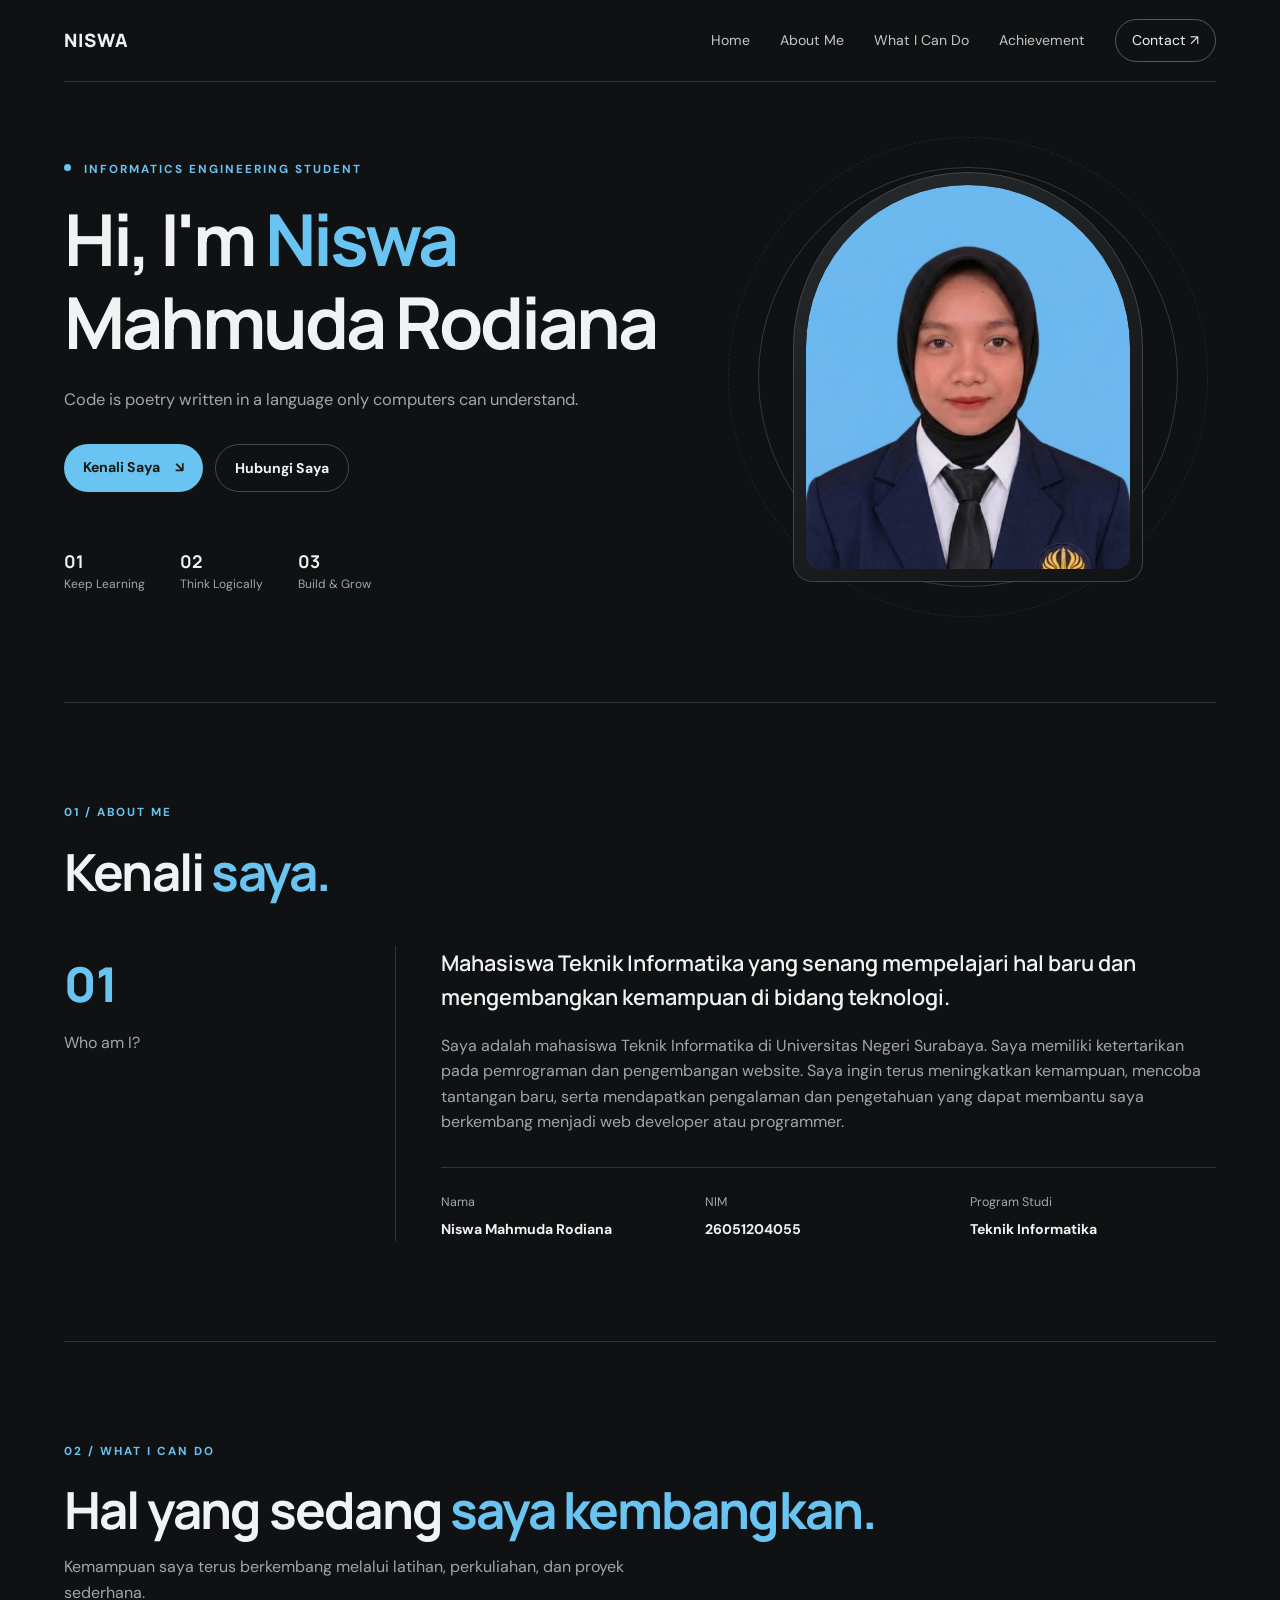
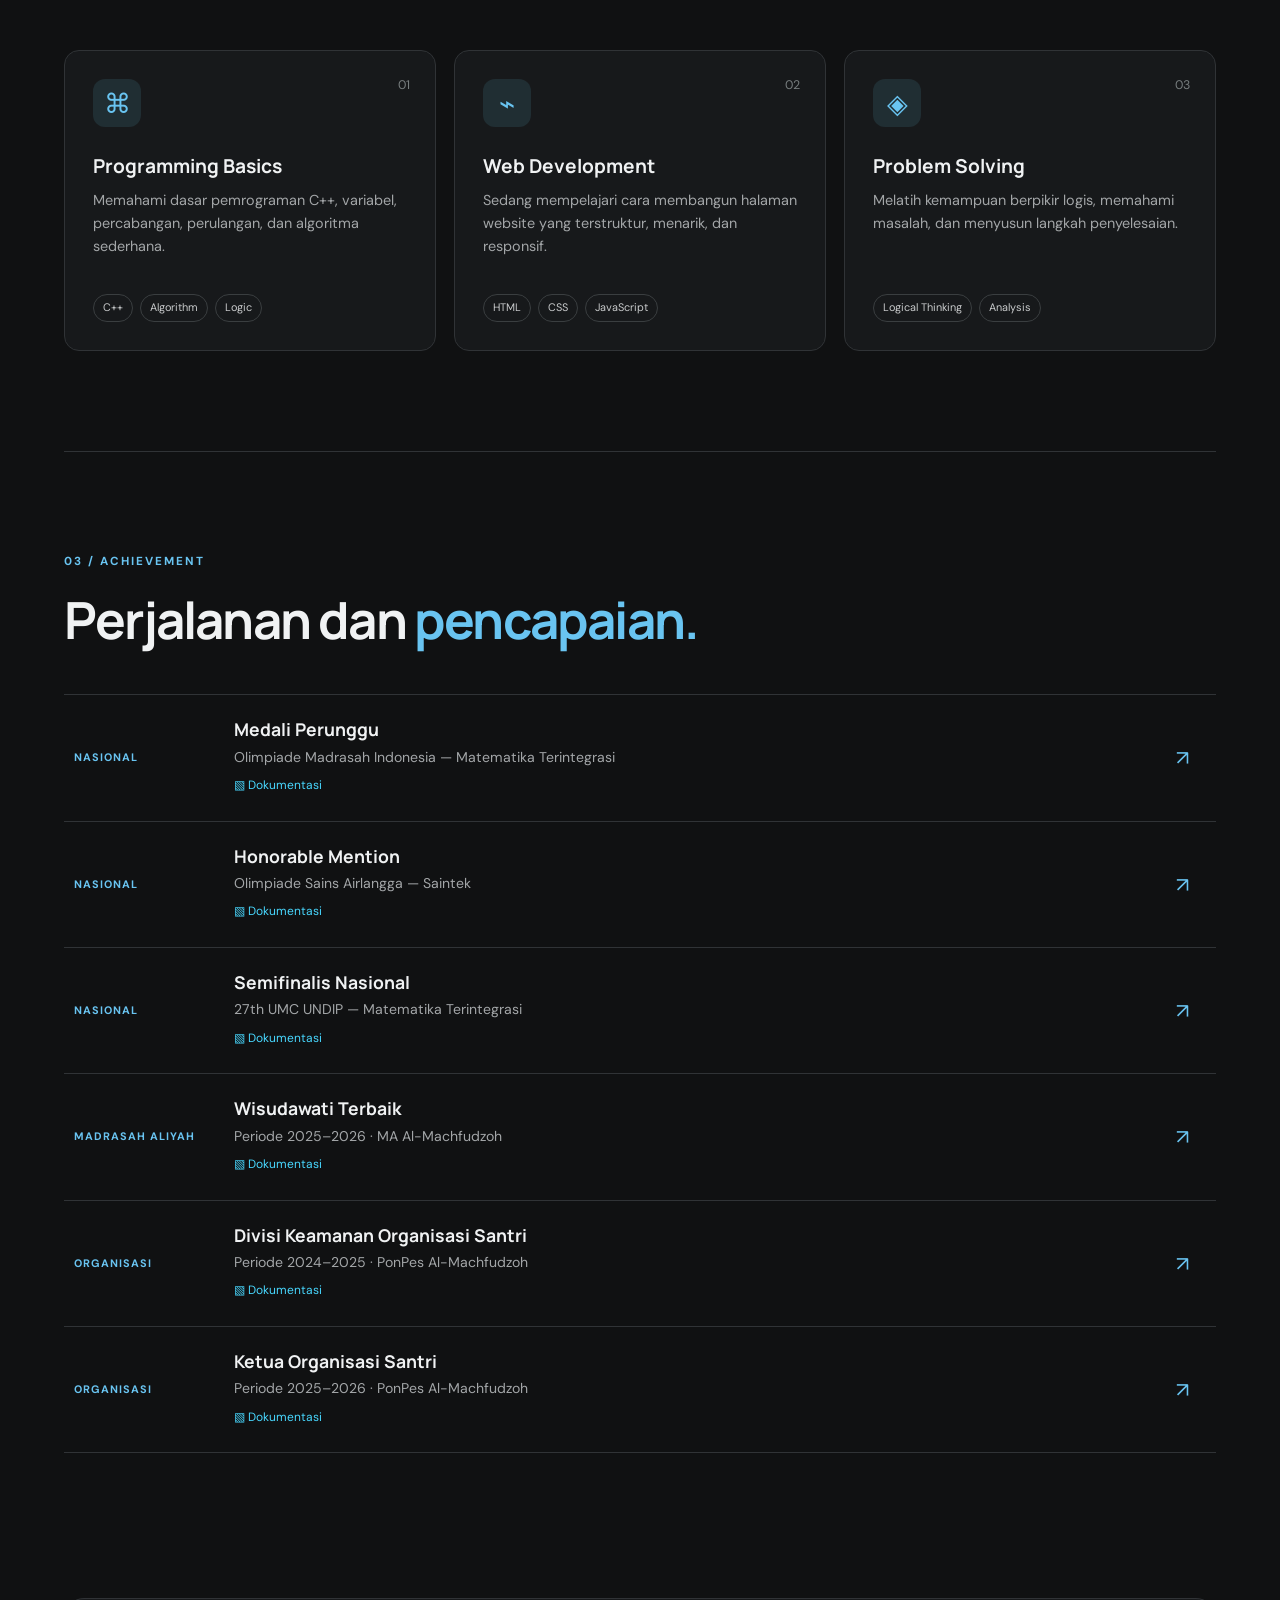
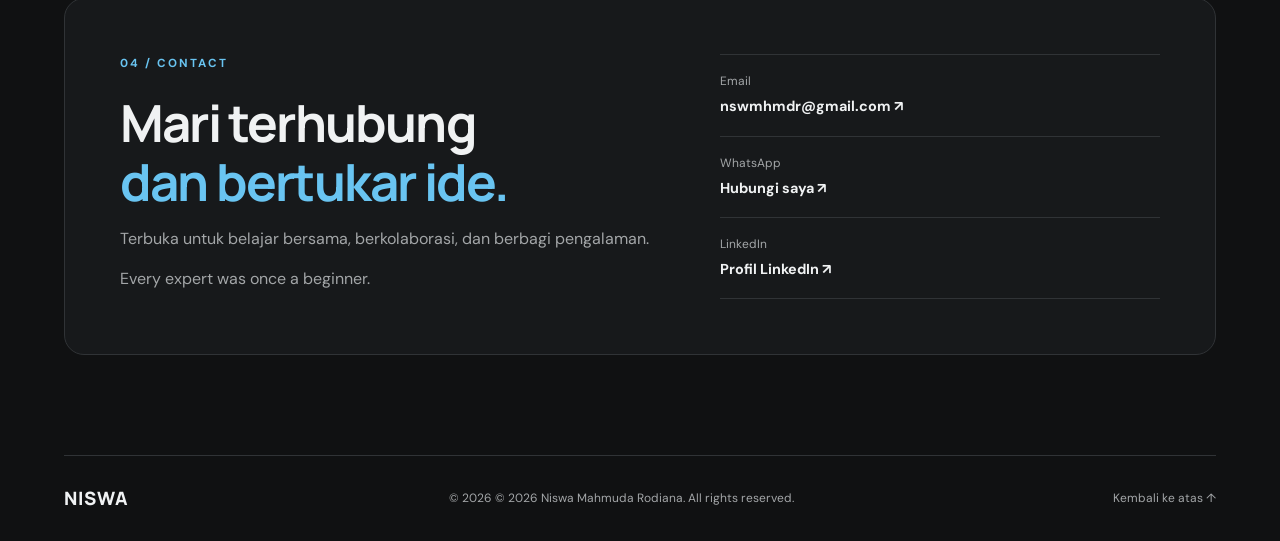
<file: index.html>
<!DOCTYPE html>
<html lang="id">
<head>
  <meta charset="UTF-8">
  <meta name="viewport" content="width=device-width, initial-scale=1.0">
  <title>Portofolio | Niswa Mahmuda Rodiana</title>
  <link rel="stylesheet" href="style.css">
  <script src="script.js" defer></script>
</head>
<body>
  <header class="navbar">
    <a class="logo" href="#home">NISWA</span></a>
    <button class="menu-toggle" id="menuToggle" aria-label="Buka menu">☰</button>
    <nav id="navMenu">
      <a href="#home">Home</a>
      <a href="#about">About Me</a>
      <a href="#skills">What I Can Do</a>
      <a href="#achievement">Achievement</a>
      <a href="#contact" class="nav-contact">Contact ↗</a>
    </nav>
  </header>

  <main>
    <section class="hero section" id="home">
      <div class="hero-text">
        <p class="eyebrow"><span class="status-dot"></span> INFORMATICS ENGINEERING STUDENT</p>
        <h1>Hi, I'm <span>Niswa</span><br>Mahmuda Rodiana</h1>
        <p class="hero-description">Code is poetry written in a language only computers can understand.</p>
        <div class="hero-actions">
          <a class="button primary" href="#about">Kenali Saya <span>↘</span></a>
          <a class="button secondary" href="#contact">Hubungi Saya</a>
        </div>
        <div class="hero-meta">
          <div><strong>01</strong><span>Keep Learning</span></div>
          <div><strong>02</strong><span>Think Logically</span></div>
          <div><strong>03</strong><span>Build & Grow</span></div>
        </div>
      </div>
      <div class="hero-visual">
        <div class="portrait-frame">
          <div class="portrait-placeholder">
            <img src="foto.jpg" alt="Foto Niswa">
          </div>
        </div>

        <div class="circle circle-one"></div>
        <div class="circle circle-two"></div>
      </div>
    </section>

    <section class="section about-section" id="about">
      <div class="section-heading">
        <p class="eyebrow">01 / ABOUT ME</p>
        <h2>Kenali <span>saya.</span></h2>
      </div>
      <div class="about-grid">
        <div class="about-label"><span class="big-number">01</span><p>Who am I?</p></div>
        <div class="about-content">
          <p class="lead">Mahasiswa Teknik Informatika yang senang mempelajari hal baru dan mengembangkan kemampuan di bidang teknologi.</p>
          <p>Saya adalah mahasiswa Teknik Informatika di Universitas Negeri Surabaya. Saya memiliki ketertarikan pada pemrograman dan pengembangan website. Saya ingin terus meningkatkan kemampuan, mencoba tantangan baru, serta mendapatkan pengalaman dan pengetahuan yang dapat membantu saya berkembang menjadi web developer atau programmer.</p>
          <div class="info-row">
            <div><span>Nama</span><strong>Niswa Mahmuda Rodiana</strong></div>
            <div><span>NIM</span><strong>26051204055</strong></div>
            <div><span>Program Studi</span><strong>Teknik Informatika</strong></div>
          </div>
        </div>
      </div>
    </section>

    <section class="section skills-section" id="skills">
      <div class="section-heading">
        <p class="eyebrow">02 / WHAT I CAN DO</p>
        <h2>Hal yang sedang <span>saya kembangkan.</span></h2>
        <p class="section-intro">Kemampuan saya terus berkembang melalui latihan, perkuliahan, dan proyek sederhana.</p>
      </div>
      <div class="skills-grid">
        <article class="skill-card">
          <span class="card-index">01</span><div class="skill-icon">⌘</div>
          <h3>Programming Basics</h3>
          <p>Memahami dasar pemrograman C++, variabel, percabangan, perulangan, dan algoritma sederhana.</p>
          <div class="tags"><span>C++</span><span>Algorithm</span><span>Logic</span></div>
        </article>
        <article class="skill-card">
          <span class="card-index">02</span><div class="skill-icon">⌁</div>
          <h3>Web Development</h3>
          <p>Sedang mempelajari cara membangun halaman website yang terstruktur, menarik, dan responsif.</p>
          <div class="tags"><span>HTML</span><span>CSS</span><span>JavaScript</span></div>
        </article>
        <article class="skill-card">
          <span class="card-index">03</span><div class="skill-icon">◈</div>
          <h3>Problem Solving</h3>
          <p>Melatih kemampuan berpikir logis, memahami masalah, dan menyusun langkah penyelesaian.</p>
          <div class="tags"><span>Logical Thinking</span><span>Analysis</span></div>
        </article>
      </div>
    </section>

    <section class="section achievement-section" id="achievement">
      <div class="section-heading">
        <p class="eyebrow">03 / ACHIEVEMENT</p>
        <h2>Perjalanan dan <span>pencapaian.</span></h2>
      </div>
      <div class="achievement-list">

  <article class="achievement-item achievement-clickable"
    role="button" tabindex="0"
    data-title="Medali Perunggu"
    data-subtitle="Olimpiade Madrasah Indonesia — Matematika Terintegrasi"
    data-photos="OMI nasional.jpg">
    <span class="achievement-year">NASIONAL</span>
    <div>
      <h3>Medali Perunggu</h3>
      <p>Olimpiade Madrasah Indonesia — Matematika Terintegrasi</p>
      <small class="proof-hint">▧ Dokumentasi</small>
    </div>
    <span class="achievement-arrow">↗</span>
  </article>

  <article class="achievement-item achievement-clickable"
    role="button" tabindex="0"
    data-title="Honorable Mention"
    data-subtitle="Olimpiade Sains Airlangga — Saintek"
    data-photos="OSA airlangga.jpg">
    <span class="achievement-year">NASIONAL</span>
    <div>
      <h3>Honorable Mention</h3>
      <p>Olimpiade Sains Airlangga — Saintek</p>
      <small class="proof-hint">▧ Dokumentasi</small>
    </div>
    <span class="achievement-arrow">↗</span>
  </article>

  <article class="achievement-item achievement-clickable"
    role="button" tabindex="0"
    data-title="Semifinalis Nasional"
    data-subtitle="27th UMC UNDIP — Matematika Terintegrasi"
    data-photos="sertifikat semifinalis.jpg">
    <span class="achievement-year">NASIONAL</span>
    <div>
      <h3>Semifinalis Nasional</h3>
      <p>27th UMC UNDIP — Matematika Terintegrasi</p>
      <small class="proof-hint">▧ Dokumentasi</small>
    </div>
    <span class="achievement-arrow">↗</span>
  </article>

  <article class="achievement-item achievement-clickable"
    role="button" tabindex="0"
    data-title="Wisudawati Terbaik"
    data-subtitle="Periode 2025–2026 · MA Al-Machfudzoh"
    data-photos="wisudawati terbaik.jpg">
    <span class="achievement-year">MADRASAH ALIYAH</span>
    <div>
      <h3>Wisudawati Terbaik</h3>
      <p>Periode 2025–2026 · MA Al-Machfudzoh</p>
      <small class="proof-hint">▧ Dokumentasi</small>
    </div>
    <span class="achievement-arrow">↗</span>
  </article>

  <article class="achievement-item achievement-clickable"
    role="button" tabindex="0"
    data-title="Divisi Keamanan Organisasi Santri"
    data-subtitle="Periode 2024–2025 · PonPes Al-Machfudzoh"
    data-photos="divisi keamanan.jpg">
    <span class="achievement-year">ORGANISASI</span>
    <div>
      <h3>Divisi Keamanan Organisasi Santri</h3>
      <p>Periode 2024–2025 · PonPes Al-Machfudzoh</p>
      <small class="proof-hint">▧ Dokumentasi</small>
    </div>
    <span class="achievement-arrow">↗</span>
  </article>

  <article class="achievement-item achievement-clickable"
    role="button" tabindex="0"
    data-title="Ketua Organisasi Santri"
    data-subtitle="Periode 2025–2026 · PonPes Al-Machfudzoh"
    data-photos="pengurus PP Al-Machfudzoh.jpg">
    <span class="achievement-year">ORGANISASI</span>
    <div>
      <h3>Ketua Organisasi Santri</h3>
      <p>Periode 2025–2026 · PonPes Al-Machfudzoh</p>
      <small class="proof-hint">▧ Dokumentasi</small>
    </div>
    <span class="achievement-arrow">↗</span>
  </article>

</div>
    </section>

    <section class="section contact-section" id="contact">
      <div class="contact-panel">
        <div>
          <p class="eyebrow">04 / CONTACT</p>
          <h2>Mari terhubung<br><span>dan bertukar ide.</span></h2>
          <p class="section-intro">Terbuka untuk belajar bersama, berkolaborasi, dan berbagi pengalaman.</p>
          <p class="section-intro">Every expert was once a beginner.</p>
        </div>
        <div class="contact-links">

          <a href="https://mail.google.com/mail/?view=cm&to=nswmhmdr@gmail.com"
            target="_blank" rel="noreferrer">
            <span>Email</span>
            <strong>nswmhmdr@gmail.com ↗</strong>
          </a>

          <a href="https://wa.me/62895630289897" target="_blank" rel="noreferrer">
            <span>WhatsApp</span>
            <strong>Hubungi saya ↗</strong>
          </a>

          <a href="https://www.linkedin.com/in/niswa-mahmuda-rodiana-259372441?utm_source=share_via&utm_content=profile&utm_medium=member_android" target="_blank" rel="noreferrer">
            <span>LinkedIn</span>
            <strong>Profil LinkedIn ↗</strong>
          </a>

        </div>
      </div>
    </section>
  </main>

  <footer><a class="logo" href="#home">NISWA</span></a><p>© <span id="year"></span> © 2026 Niswa Mahmuda Rodiana. All rights reserved.</p><a href="#home" class="back-top">Kembali ke atas ↑</a></footer>
  <div class="proof-modal" id="proofModal" aria-hidden="true">
  <div class="proof-backdrop" data-close-proof></div>

  <div class="proof-dialog" role="dialog"
       aria-modal="true" aria-labelledby="proofTitle">

    <button class="proof-close" type="button"
            aria-label="Tutup" data-close-proof>×</button>

    <p class="eyebrow">DOKUMENTASI / ACHIEVEMENT</p>
    <h2 id="proofTitle">Bukti Pencapaian</h2>
    <p id="proofSubtitle"></p>

    <div id="proofImages" class="proof-images"></div>
  </div>
</div>

</body>
</html>
</file>
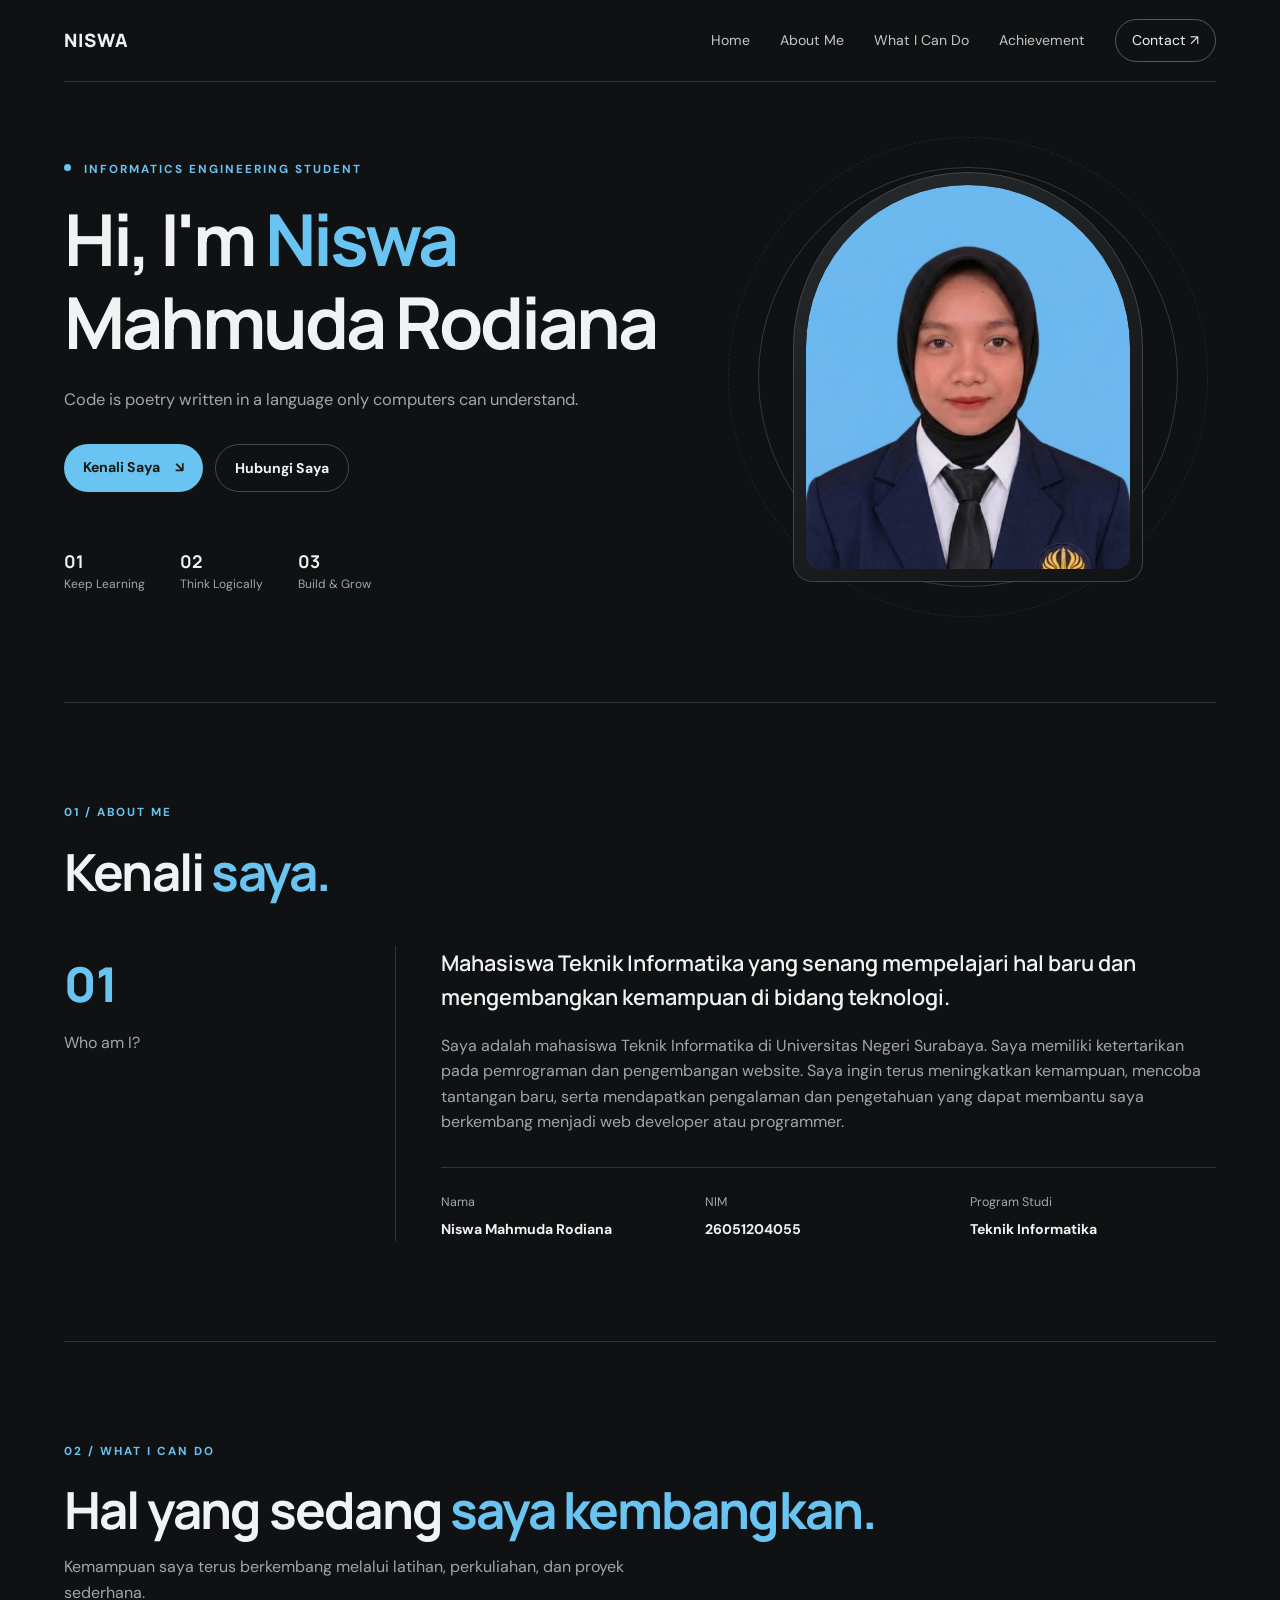
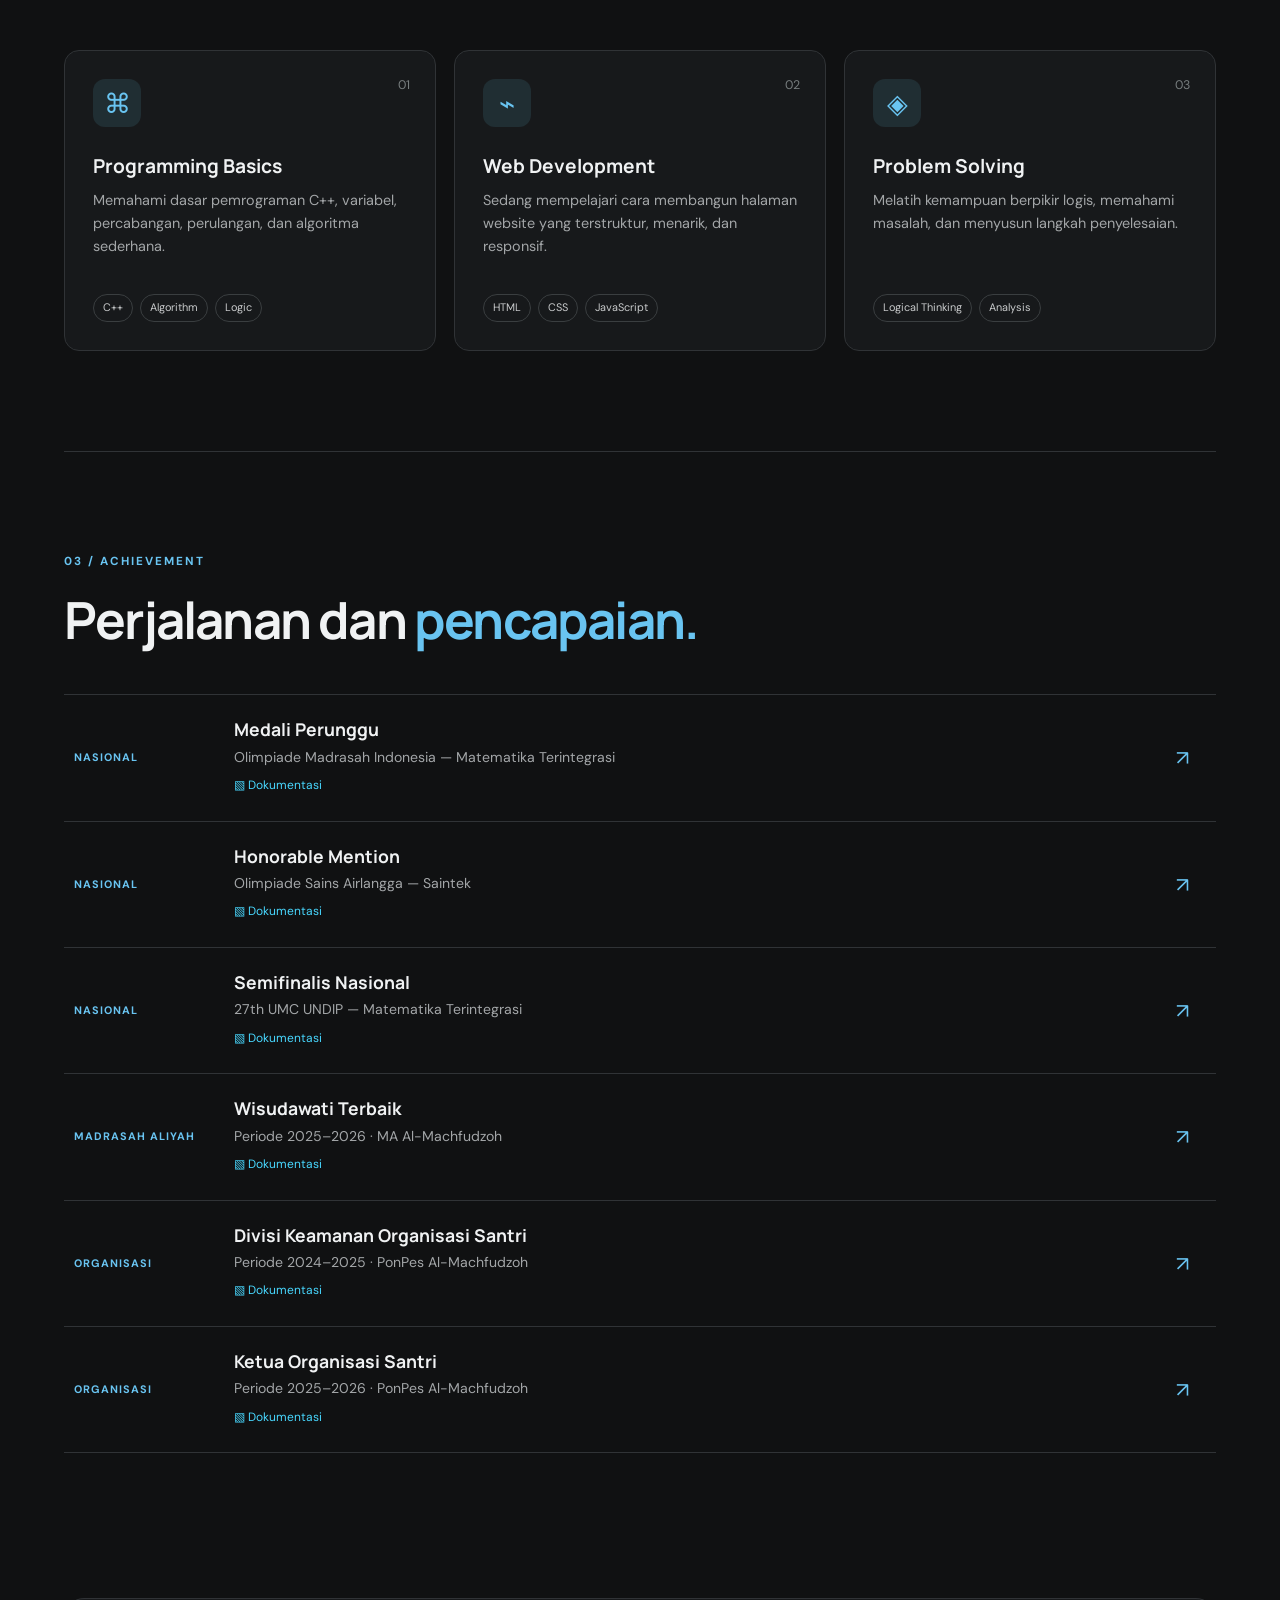
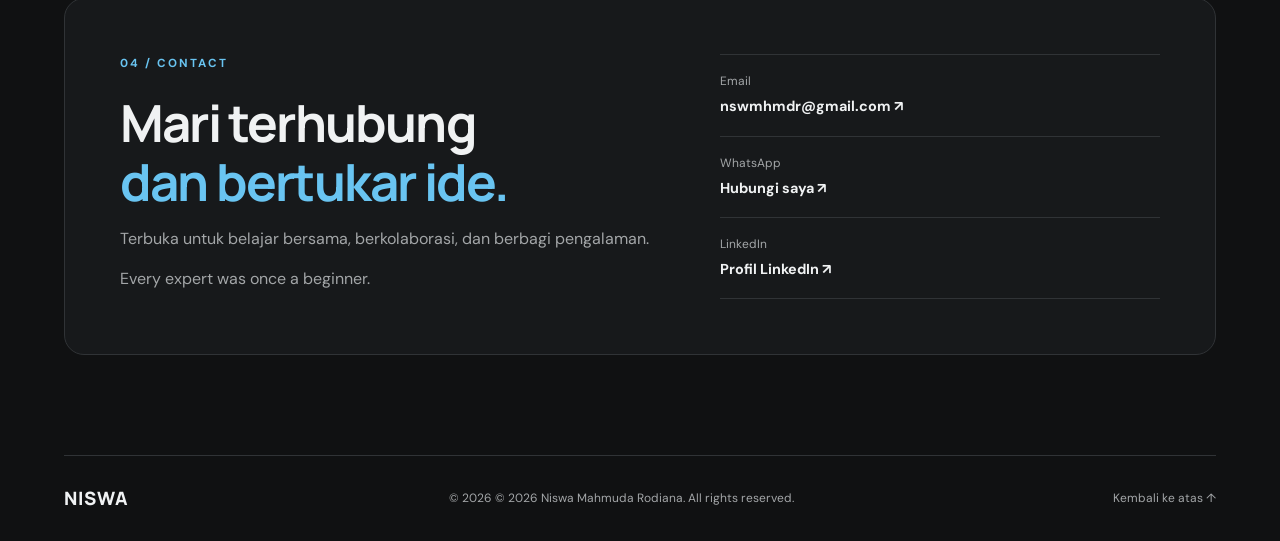
<file: portofolio_niswa/index.html>
<!DOCTYPE html>
<html lang="id">
<head>
  <meta charset="UTF-8">
  <meta name="viewport" content="width=device-width, initial-scale=1.0">
  <title>Portofolio | Niswa Mahmuda Rodiana</title>
  <link rel="stylesheet" href="style.css">
  <script src="script.js" defer></script>
</head>
<body>
  <header class="navbar">
    <a class="logo" href="#home">NISWA</span></a>
    <button class="menu-toggle" id="menuToggle" aria-label="Buka menu">☰</button>
    <nav id="navMenu">
      <a href="#home">Home</a>
      <a href="#about">About Me</a>
      <a href="#skills">What I Can Do</a>
      <a href="#achievement">Achievement</a>
      <a href="#contact" class="nav-contact">Contact ↗</a>
    </nav>
  </header>

  <main>
    <section class="hero section" id="home">
      <div class="hero-text">
        <p class="eyebrow"><span class="status-dot"></span> INFORMATICS ENGINEERING STUDENT</p>
        <h1>Hi, I'm <span>Niswa</span><br>Mahmuda Rodiana</h1>
        <p class="hero-description">Code is poetry written in a language only computers can understand.</p>
        <div class="hero-actions">
          <a class="button primary" href="#about">Kenali Saya <span>↘</span></a>
          <a class="button secondary" href="#contact">Hubungi Saya</a>
        </div>
        <div class="hero-meta">
          <div><strong>01</strong><span>Keep Learning</span></div>
          <div><strong>02</strong><span>Think Logically</span></div>
          <div><strong>03</strong><span>Build & Grow</span></div>
        </div>
      </div>
      <div class="hero-visual">
        <div class="portrait-frame">
          <div class="portrait-placeholder">
            <img src="foto.jpg" alt="Foto Niswa">
          </div>
        </div>

        <div class="circle circle-one"></div>
        <div class="circle circle-two"></div>
      </div>
    </section>

    <section class="section about-section" id="about">
      <div class="section-heading">
        <p class="eyebrow">01 / ABOUT ME</p>
        <h2>Kenali <span>saya.</span></h2>
      </div>
      <div class="about-grid">
        <div class="about-label"><span class="big-number">01</span><p>Who am I?</p></div>
        <div class="about-content">
          <p class="lead">Mahasiswa Teknik Informatika yang senang mempelajari hal baru dan mengembangkan kemampuan di bidang teknologi.</p>
          <p>Saya adalah mahasiswa Teknik Informatika di Universitas Negeri Surabaya. Saya memiliki ketertarikan pada pemrograman dan pengembangan website. Saya ingin terus meningkatkan kemampuan, mencoba tantangan baru, serta mendapatkan pengalaman dan pengetahuan yang dapat membantu saya berkembang menjadi web developer atau programmer.</p>
          <div class="info-row">
            <div><span>Nama</span><strong>Niswa Mahmuda Rodiana</strong></div>
            <div><span>NIM</span><strong>26051204055</strong></div>
            <div><span>Program Studi</span><strong>Teknik Informatika</strong></div>
          </div>
        </div>
      </div>
    </section>

    <section class="section skills-section" id="skills">
      <div class="section-heading">
        <p class="eyebrow">02 / WHAT I CAN DO</p>
        <h2>Hal yang sedang <span>saya kembangkan.</span></h2>
        <p class="section-intro">Kemampuan saya terus berkembang melalui latihan, perkuliahan, dan proyek sederhana.</p>
      </div>
      <div class="skills-grid">
        <article class="skill-card">
          <span class="card-index">01</span><div class="skill-icon">⌘</div>
          <h3>Programming Basics</h3>
          <p>Memahami dasar pemrograman C++, variabel, percabangan, perulangan, dan algoritma sederhana.</p>
          <div class="tags"><span>C++</span><span>Algorithm</span><span>Logic</span></div>
        </article>
        <article class="skill-card">
          <span class="card-index">02</span><div class="skill-icon">⌁</div>
          <h3>Web Development</h3>
          <p>Sedang mempelajari cara membangun halaman website yang terstruktur, menarik, dan responsif.</p>
          <div class="tags"><span>HTML</span><span>CSS</span><span>JavaScript</span></div>
        </article>
        <article class="skill-card">
          <span class="card-index">03</span><div class="skill-icon">◈</div>
          <h3>Problem Solving</h3>
          <p>Melatih kemampuan berpikir logis, memahami masalah, dan menyusun langkah penyelesaian.</p>
          <div class="tags"><span>Logical Thinking</span><span>Analysis</span></div>
        </article>
      </div>
    </section>

    <section class="section achievement-section" id="achievement">
      <div class="section-heading">
        <p class="eyebrow">03 / ACHIEVEMENT</p>
        <h2>Perjalanan dan <span>pencapaian.</span></h2>
      </div>
      <div class="achievement-list">

  <article class="achievement-item achievement-clickable"
    role="button" tabindex="0"
    data-title="Medali Perunggu"
    data-subtitle="Olimpiade Madrasah Indonesia — Matematika Terintegrasi"
    data-photos="OMI nasional.jpg">
    <span class="achievement-year">NASIONAL</span>
    <div>
      <h3>Medali Perunggu</h3>
      <p>Olimpiade Madrasah Indonesia — Matematika Terintegrasi</p>
      <small class="proof-hint">▧ Dokumentasi</small>
    </div>
    <span class="achievement-arrow">↗</span>
  </article>

  <article class="achievement-item achievement-clickable"
    role="button" tabindex="0"
    data-title="Honorable Mention"
    data-subtitle="Olimpiade Sains Airlangga — Saintek"
    data-photos="OSA airlangga.jpg">
    <span class="achievement-year">NASIONAL</span>
    <div>
      <h3>Honorable Mention</h3>
      <p>Olimpiade Sains Airlangga — Saintek</p>
      <small class="proof-hint">▧ Dokumentasi</small>
    </div>
    <span class="achievement-arrow">↗</span>
  </article>

  <article class="achievement-item achievement-clickable"
    role="button" tabindex="0"
    data-title="Semifinalis Nasional"
    data-subtitle="27th UMC UNDIP — Matematika Terintegrasi"
    data-photos="sertifikat semifinalis.jpg">
    <span class="achievement-year">NASIONAL</span>
    <div>
      <h3>Semifinalis Nasional</h3>
      <p>27th UMC UNDIP — Matematika Terintegrasi</p>
      <small class="proof-hint">▧ Dokumentasi</small>
    </div>
    <span class="achievement-arrow">↗</span>
  </article>

  <article class="achievement-item achievement-clickable"
    role="button" tabindex="0"
    data-title="Wisudawati Terbaik"
    data-subtitle="Periode 2025–2026 · MA Al-Machfudzoh"
    data-photos="wisudawati terbaik.jpg">
    <span class="achievement-year">MADRASAH ALIYAH</span>
    <div>
      <h3>Wisudawati Terbaik</h3>
      <p>Periode 2025–2026 · MA Al-Machfudzoh</p>
      <small class="proof-hint">▧ Dokumentasi</small>
    </div>
    <span class="achievement-arrow">↗</span>
  </article>

  <article class="achievement-item achievement-clickable"
    role="button" tabindex="0"
    data-title="Divisi Keamanan Organisasi Santri"
    data-subtitle="Periode 2024–2025 · PonPes Al-Machfudzoh"
    data-photos="divisi keamanan.jpg">
    <span class="achievement-year">ORGANISASI</span>
    <div>
      <h3>Divisi Keamanan Organisasi Santri</h3>
      <p>Periode 2024–2025 · PonPes Al-Machfudzoh</p>
      <small class="proof-hint">▧ Dokumentasi</small>
    </div>
    <span class="achievement-arrow">↗</span>
  </article>

  <article class="achievement-item achievement-clickable"
    role="button" tabindex="0"
    data-title="Ketua Organisasi Santri"
    data-subtitle="Periode 2025–2026 · PonPes Al-Machfudzoh"
    data-photos="pengurus PP Al-Machfudzoh.jpg">
    <span class="achievement-year">ORGANISASI</span>
    <div>
      <h3>Ketua Organisasi Santri</h3>
      <p>Periode 2025–2026 · PonPes Al-Machfudzoh</p>
      <small class="proof-hint">▧ Dokumentasi</small>
    </div>
    <span class="achievement-arrow">↗</span>
  </article>

</div>
    </section>

    <section class="section contact-section" id="contact">
      <div class="contact-panel">
        <div>
          <p class="eyebrow">04 / CONTACT</p>
          <h2>Mari terhubung<br><span>dan bertukar ide.</span></h2>
          <p class="section-intro">Terbuka untuk belajar bersama, berkolaborasi, dan berbagi pengalaman.</p>
          <p class="section-intro">Every expert was once a beginner.</p>
        </div>
        <div class="contact-links">

          <a href="https://mail.google.com/mail/?view=cm&to=nswmhmdr@gmail.com"
            target="_blank" rel="noreferrer">
            <span>Email</span>
            <strong>nswmhmdr@gmail.com ↗</strong>
          </a>

          <a href="https://wa.me/62895630289897" target="_blank" rel="noreferrer">
            <span>WhatsApp</span>
            <strong>Hubungi saya ↗</strong>
          </a>

          <a href="https://www.linkedin.com/in/niswa-mahmuda-rodiana-259372441?utm_source=share_via&utm_content=profile&utm_medium=member_android" target="_blank" rel="noreferrer">
            <span>LinkedIn</span>
            <strong>Profil LinkedIn ↗</strong>
          </a>

        </div>
      </div>
    </section>
  </main>

  <footer><a class="logo" href="#home">NISWA</span></a><p>© <span id="year"></span> © 2026 Niswa Mahmuda Rodiana. All rights reserved.</p><a href="#home" class="back-top">Kembali ke atas ↑</a></footer>
  <div class="proof-modal" id="proofModal" aria-hidden="true">
  <div class="proof-backdrop" data-close-proof></div>

  <div class="proof-dialog" role="dialog"
       aria-modal="true" aria-labelledby="proofTitle">

    <button class="proof-close" type="button"
            aria-label="Tutup" data-close-proof>×</button>

    <p class="eyebrow">DOKUMENTASI / ACHIEVEMENT</p>
    <h2 id="proofTitle">Bukti Pencapaian</h2>
    <p id="proofSubtitle"></p>

    <div id="proofImages" class="proof-images"></div>
  </div>
</div>

</body>
</html>
</file>
<file: style.css>
@import url('https://fonts.googleapis.com/css2?family=DM+Sans:wght@400;500;600;700&family=Manrope:wght@400;500;600;700;800&display=swap');

:root {
  --bg: #101112;
  --panel: #17191b;
  --panel-light: #202326;
  --text: #f0f2f3;
  --muted: #a3a6a8;
  --accent: #69c4f1;
  --line: #303336;
}
* { margin: 0; padding: 0; box-sizing: border-box; }
html { scroll-behavior: smooth; scroll-padding-top: 90px; }
body { background: var(--bg); color: var(--text); font-family: 'DM Sans', sans-serif; line-height: 1.6; }
a { color: inherit; text-decoration: none; }
.navbar { width: min(1180px, 90%); margin: auto; min-height: 82px; display: flex; align-items: center; justify-content: space-between; border-bottom: 1px solid var(--line); }
.logo { font-family: Manrope, sans-serif; font-size: 1.15rem; font-weight: 800; letter-spacing: 1px; }
.logo span, h1 span, h2 span { color: var(--accent); }
nav { display: flex; align-items: center; gap: 30px; }
nav a { color: #c4c6c7; font-size: .88rem; transition: color .2s; }
nav a:hover { color: var(--accent); }
nav .nav-contact { border: 1px solid #565a5b; border-radius: 30px; padding: 9px 16px; color: var(--text); }
.menu-toggle { display: none; background: transparent; color: var(--text); border: 0; font-size: 1.6rem; cursor: pointer; }
.section { width: min(1180px, 90%); margin: auto; padding: 100px 0; }
.hero { min-height: 620px; display: grid; grid-template-columns: 1.1fr .9fr; align-items: center; gap: 50px; padding-top: 70px; }
.eyebrow { color: var(--accent); font-size: .73rem; font-weight: 700; letter-spacing: 2px; margin-bottom: 20px; }
.status-dot { display: inline-block; width: 7px; height: 7px; background: var(--accent); border-radius: 50%; margin-right: 8px; vertical-align: 2px; }
h1, h2, h3 { font-family: Manrope, sans-serif; line-height: 1.15; }
h1 { font-size: clamp(2.8rem, 5.6vw, 5.1rem); letter-spacing: -3px; margin-bottom: 24px; }
.hero-description { max-width: 540px; color: var(--muted); font-size: 1.03rem; }
.hero-actions { display: flex; flex-wrap: wrap; gap: 12px; margin-top: 30px; }
.button { padding: 12px 19px; border-radius: 30px; font-size: .88rem; font-weight: 700; transition: transform .2s, background .2s; }
.button:hover { transform: translateY(-3px); }
.button.primary { background: var(--accent); color: #171a12; }
.button.primary span { margin-left: 12px; }
.button.secondary { border: 1px solid #45494b; }
.hero-meta { display: flex; gap: 35px; margin-top: 55px; }
.hero-meta div { display: flex; flex-direction: column; }
.hero-meta strong { font-family: Manrope, sans-serif; font-size: 1.1rem; }
.hero-meta span { color: var(--muted); font-size: .75rem; }
.hero-visual { min-height: 430px; display: grid; place-items: center; position: relative; }
.portrait-frame { width: min(350px, 85%); height: 410px; border: 1px solid #414548; border-radius: 180px 180px 20px 20px; padding: 12px; position: relative; z-index: 1; background: linear-gradient(145deg, #272b2d, #111213); }
.portrait-placeholder { width: 100%; height: 100%; border-radius: 170px 170px 13px 13px; background: radial-gradient(circle at 50% 30%, #41484a, #222628 45%, #161819 80%); display: flex; align-items: center; justify-content: center; flex-direction: column; overflow: hidden; }
.portrait-initial { font-family: Manrope, sans-serif; font-size: 8rem; font-weight: 800; color: var(--accent); line-height: 1; }
.portrait-placeholder p { color: #b8bcbc; font-size: .7rem; margin-top: 14px; }
.floating-tag { position: absolute; background: #242729; border: 1px solid #464b4c; padding: 10px 14px; border-radius: 9px; font-size: .76rem; box-shadow: 0 12px 35px #0005; }
.tag-top { top: 65px; right: -35px; }
.tag-bottom { bottom: 55px; left: -40px; }
.circle { position: absolute; border: 1px solid #34383a; border-radius: 50%; }
.circle-one { width: 420px; height: 420px; }
.circle-two { width: 480px; height: 480px; border-style: dashed; opacity: .45; }
.section-heading { margin-bottom: 45px; }
.section-heading h2, .contact-panel h2 { font-size: clamp(2.2rem, 4vw, 3.7rem); letter-spacing: -1.8px; }
.about-section { border-top: 1px solid var(--line); }
.about-grid { display: grid; grid-template-columns: .6fr 1.4fr; gap: 45px; }
.about-label { border-right: 1px solid var(--line); }
.big-number { color: var(--accent); font-family: Manrope, sans-serif; font-size: 3rem; font-weight: 800; }
.about-label p { color: var(--muted); margin-top: 8px; }
.about-content > p { color: var(--muted); margin-bottom: 18px; max-width: 760px; }
.about-content .lead { font-family: Manrope, sans-serif; font-size: 1.35rem; color: var(--text); font-weight: 600; }
.info-row { display: grid; grid-template-columns: repeat(3, 1fr); gap: 18px; margin-top: 32px; padding-top: 25px; border-top: 1px solid var(--line); }
.info-row div { display: flex; flex-direction: column; gap: 5px; }
.info-row span { color: var(--muted); font-size: .78rem; }
.info-row strong { font-size: .88rem; }
.skills-section { border-top: 1px solid var(--line); }
.section-intro { color: var(--muted); margin-top: 15px; max-width: 570px; }
.skills-grid { display: grid; grid-template-columns: repeat(3, 1fr); gap: 18px; }
.skill-card { position: relative; background: var(--panel); border: 1px solid var(--line); border-radius: 15px; padding: 28px; min-height: 300px; transition: border-color .2s, transform .2s; }
.skill-card:hover { border-color: #4d768b; transform: translateY(-5px); }
.card-index { position: absolute; top: 25px; right: 25px; color: #777d7e; font-size: .78rem; }
.skill-icon { display: grid; place-items: center; width: 48px; height: 48px; border-radius: 12px; background: #202e33; color: var(--accent); font-size: 1.7rem; margin-bottom: 28px; }
.skill-card h3 { font-size: 1.2rem; margin-bottom: 12px; }
.skill-card p { color: var(--muted); font-size: .9rem; min-height: 90px; }
.tags { display: flex; flex-wrap: wrap; gap: 7px; margin-top: 15px; }
.tags span { border: 1px solid #3a3e40; border-radius: 20px; padding: 4px 9px; color: #c9cbcc; font-size: .68rem; }
.achievement-section { border-top: 1px solid var(--line); }
.achievement-list { border-top: 1px solid var(--line); }
.achievement-item { display: grid; grid-template-columns: 140px 1fr 30px; gap: 20px; align-items: center; padding: 24px 10px; border-bottom: 1px solid var(--line); transition: background .2s; }
.achievement-item:hover { background: #17191b; }
.achievement-year { color: var(--accent); font-size: .68rem; font-weight: 700; letter-spacing: 1px; }
.achievement-item h3 { font-size: 1.1rem; margin-bottom: 6px; }
.achievement-item p { color: var(--muted); font-size: .88rem; }
.achievement-arrow { font-size: 1.3rem; color: var(--accent); }
.small-note { color: #858a8b; font-size: .76rem; margin-top: 18px; }
.contact-section { padding-top: 45px; }
.contact-panel { display: grid; grid-template-columns: 1fr .8fr; gap: 50px; padding: 55px; background: var(--panel); border: 1px solid var(--line); border-radius: 20px; }
.contact-panel .section-intro { margin-bottom: 0; }
.contact-links { display: flex; flex-direction: column; justify-content: center; }
.contact-links a { display: flex; flex-direction: column; gap: 4px; padding: 17px 0; border-bottom: 1px solid var(--line); }
.contact-links a:first-child { border-top: 1px solid var(--line); }
.contact-links span { color: var(--muted); font-size: .75rem; }
.contact-links strong { font-size: .9rem; overflow-wrap: anywhere; }
footer { width: min(1180px, 90%); margin: auto; padding: 28px 0; border-top: 1px solid var(--line); display: flex; justify-content: space-between; align-items: center; gap: 20px; }
footer p, .back-top { color: var(--muted); font-size: .75rem; }
.back-top:hover { color: var(--accent); }

@media (max-width: 800px) {
  .section { padding: 75px 0; }
  .hero { grid-template-columns: 1fr; gap: 30px; padding-top: 65px; }
  .hero-visual { min-height: 400px; }
  .portrait-frame { height: 370px; }
  .circle-one { width: 370px; height: 370px; }
  .circle-two { width: 420px; height: 420px; }
  .tag-top { right: 0; }
  .tag-bottom { left: 0; }
  .about-grid { grid-template-columns: 1fr; gap: 20px; }
  .about-label { border-right: 0; border-bottom: 1px solid var(--line); padding-bottom: 20px; }
  .skills-grid { grid-template-columns: 1fr; }
  .skill-card { min-height: auto; }
  .skill-card p { min-height: auto; }
  .contact-panel { grid-template-columns: 1fr; padding: 32px; gap: 30px; }
}
@media (max-width: 600px) {
  .navbar { min-height: 70px; position: relative; }
  .menu-toggle { display: block; }
  nav { display: none; position: absolute; top: 69px; left: 0; right: 0; z-index: 5; flex-direction: column; align-items: stretch; gap: 0; padding: 10px 18px; background: #1a1c1e; border: 1px solid var(--line); border-radius: 12px; }
  nav.open { display: flex; }
  nav a { padding: 12px 0; }
  nav .nav-contact { border: 0; padding: 12px 0; }
  h1 { letter-spacing: -1.8px; }
  .hero-meta { gap: 18px; }
  .hero-meta span { font-size: .68rem; }
  .hero-visual { min-height: 350px; }
  .portrait-frame { height: 320px; width: 75%; }
  .circle-one { width: 300px; height: 300px; }
  .circle-two { width: 340px; height: 340px; }
  .floating-tag { font-size: .66rem; padding: 8px 10px; }
  .info-row { grid-template-columns: 1fr; gap: 14px; }
  .achievement-item { grid-template-columns: 1fr 25px; gap: 8px; }
  .achievement-year { grid-column: 1 / -1; }
  .achievement-item h3 { font-size: 1rem; }
  .contact-panel { padding: 25px 20px; }
  footer { flex-wrap: wrap; }
  footer p { order: 3; width: 100%; }
}
/* Mengatur foto profil */
.portrait-placeholder {
    overflow: hidden;
}

.portrait-placeholder img {
    width: 100%;
    height: 100%;
    object-fit: cover;
    object-position: center;
    display: block;
    border-radius: inherit;
}
/* Interaksi bukti pencapaian */
.achievement-clickable {
  cursor: pointer;
  transition: background .25s ease, padding .25s ease;
}

.achievement-clickable:hover {
  background: rgba(55, 190, 255, .07);
}

.achievement-clickable:focus-visible {
  outline: 2px solid #48d8ff;
  outline-offset: -2px;
}

.proof-hint {
  display: inline-block;
  margin-top: 8px;
  color: #48d8ff;
  font-size: .75rem;
}

.proof-modal {
  position: fixed;
  inset: 0;
  z-index: 9999;
  display: grid;
  place-items: center;
  padding: 20px;
  opacity: 0;
  visibility: hidden;
  transition: opacity .25s ease, visibility .25s ease;
}

.proof-modal.is-open {
  opacity: 1;
  visibility: visible;
}

.proof-backdrop {
  position: absolute;
  inset: 0;
  background: rgba(2, 8, 22, .84);
  backdrop-filter: blur(8px);
}

.proof-dialog {
  position: relative;
  width: min(680px, 100%);
  max-height: 88vh;
  overflow-y: auto;
  padding: 30px;
  border: 1px solid rgba(72, 216, 255, .25);
  border-radius: 20px;
  background: #0b1930;
  color: #f3f7ff;
  box-shadow: 0 25px 80px rgba(0, 0, 0, .4);
  transform: translateY(12px);
  transition: transform .25s ease;
}

.proof-modal.is-open .proof-dialog {
  transform: translateY(0);
}

.proof-close {
  float: right;
  width: 38px;
  height: 38px;
  border: 1px solid rgba(255,255,255,.15);
  border-radius: 50%;
  background: #142641;
  color: white;
  font-size: 25px;
  cursor: pointer;
}

.proof-dialog h2 {
  margin: 10px 45px 8px 0;
}

#proofSubtitle {
  color: #a9bad0;
  line-height: 1.6;
}

.proof-images {
  display: grid;
  grid-template-columns: 1fr;
  gap: 14px;
  margin-top: 22px;
}

.proof-images img {
  display: block;
  width: 100%;
  max-height: 60vh;
  object-fit: contain;
  border-radius: 12px;
  background: #050c17;
}

.proof-error {
  color: #ffbf9c;
  overflow-wrap: anywhere;
}

body.proof-open {
  overflow: hidden;
}

@media (max-width: 500px) {
  .proof-dialog {
    padding: 22px 16px;
  }
}
</file>
<file: portofolio_niswa/style.css>
@import url('https://fonts.googleapis.com/css2?family=DM+Sans:wght@400;500;600;700&family=Manrope:wght@400;500;600;700;800&display=swap');

:root {
  --bg: #101112;
  --panel: #17191b;
  --panel-light: #202326;
  --text: #f0f2f3;
  --muted: #a3a6a8;
  --accent: #69c4f1;
  --line: #303336;
}
* { margin: 0; padding: 0; box-sizing: border-box; }
html { scroll-behavior: smooth; scroll-padding-top: 90px; }
body { background: var(--bg); color: var(--text); font-family: 'DM Sans', sans-serif; line-height: 1.6; }
a { color: inherit; text-decoration: none; }
.navbar { width: min(1180px, 90%); margin: auto; min-height: 82px; display: flex; align-items: center; justify-content: space-between; border-bottom: 1px solid var(--line); }
.logo { font-family: Manrope, sans-serif; font-size: 1.15rem; font-weight: 800; letter-spacing: 1px; }
.logo span, h1 span, h2 span { color: var(--accent); }
nav { display: flex; align-items: center; gap: 30px; }
nav a { color: #c4c6c7; font-size: .88rem; transition: color .2s; }
nav a:hover { color: var(--accent); }
nav .nav-contact { border: 1px solid #565a5b; border-radius: 30px; padding: 9px 16px; color: var(--text); }
.menu-toggle { display: none; background: transparent; color: var(--text); border: 0; font-size: 1.6rem; cursor: pointer; }
.section { width: min(1180px, 90%); margin: auto; padding: 100px 0; }
.hero { min-height: 620px; display: grid; grid-template-columns: 1.1fr .9fr; align-items: center; gap: 50px; padding-top: 70px; }
.eyebrow { color: var(--accent); font-size: .73rem; font-weight: 700; letter-spacing: 2px; margin-bottom: 20px; }
.status-dot { display: inline-block; width: 7px; height: 7px; background: var(--accent); border-radius: 50%; margin-right: 8px; vertical-align: 2px; }
h1, h2, h3 { font-family: Manrope, sans-serif; line-height: 1.15; }
h1 { font-size: clamp(2.8rem, 5.6vw, 5.1rem); letter-spacing: -3px; margin-bottom: 24px; }
.hero-description { max-width: 540px; color: var(--muted); font-size: 1.03rem; }
.hero-actions { display: flex; flex-wrap: wrap; gap: 12px; margin-top: 30px; }
.button { padding: 12px 19px; border-radius: 30px; font-size: .88rem; font-weight: 700; transition: transform .2s, background .2s; }
.button:hover { transform: translateY(-3px); }
.button.primary { background: var(--accent); color: #171a12; }
.button.primary span { margin-left: 12px; }
.button.secondary { border: 1px solid #45494b; }
.hero-meta { display: flex; gap: 35px; margin-top: 55px; }
.hero-meta div { display: flex; flex-direction: column; }
.hero-meta strong { font-family: Manrope, sans-serif; font-size: 1.1rem; }
.hero-meta span { color: var(--muted); font-size: .75rem; }
.hero-visual { min-height: 430px; display: grid; place-items: center; position: relative; }
.portrait-frame { width: min(350px, 85%); height: 410px; border: 1px solid #414548; border-radius: 180px 180px 20px 20px; padding: 12px; position: relative; z-index: 1; background: linear-gradient(145deg, #272b2d, #111213); }
.portrait-placeholder { width: 100%; height: 100%; border-radius: 170px 170px 13px 13px; background: radial-gradient(circle at 50% 30%, #41484a, #222628 45%, #161819 80%); display: flex; align-items: center; justify-content: center; flex-direction: column; overflow: hidden; }
.portrait-initial { font-family: Manrope, sans-serif; font-size: 8rem; font-weight: 800; color: var(--accent); line-height: 1; }
.portrait-placeholder p { color: #b8bcbc; font-size: .7rem; margin-top: 14px; }
.floating-tag { position: absolute; background: #242729; border: 1px solid #464b4c; padding: 10px 14px; border-radius: 9px; font-size: .76rem; box-shadow: 0 12px 35px #0005; }
.tag-top { top: 65px; right: -35px; }
.tag-bottom { bottom: 55px; left: -40px; }
.circle { position: absolute; border: 1px solid #34383a; border-radius: 50%; }
.circle-one { width: 420px; height: 420px; }
.circle-two { width: 480px; height: 480px; border-style: dashed; opacity: .45; }
.section-heading { margin-bottom: 45px; }
.section-heading h2, .contact-panel h2 { font-size: clamp(2.2rem, 4vw, 3.7rem); letter-spacing: -1.8px; }
.about-section { border-top: 1px solid var(--line); }
.about-grid { display: grid; grid-template-columns: .6fr 1.4fr; gap: 45px; }
.about-label { border-right: 1px solid var(--line); }
.big-number { color: var(--accent); font-family: Manrope, sans-serif; font-size: 3rem; font-weight: 800; }
.about-label p { color: var(--muted); margin-top: 8px; }
.about-content > p { color: var(--muted); margin-bottom: 18px; max-width: 760px; }
.about-content .lead { font-family: Manrope, sans-serif; font-size: 1.35rem; color: var(--text); font-weight: 600; }
.info-row { display: grid; grid-template-columns: repeat(3, 1fr); gap: 18px; margin-top: 32px; padding-top: 25px; border-top: 1px solid var(--line); }
.info-row div { display: flex; flex-direction: column; gap: 5px; }
.info-row span { color: var(--muted); font-size: .78rem; }
.info-row strong { font-size: .88rem; }
.skills-section { border-top: 1px solid var(--line); }
.section-intro { color: var(--muted); margin-top: 15px; max-width: 570px; }
.skills-grid { display: grid; grid-template-columns: repeat(3, 1fr); gap: 18px; }
.skill-card { position: relative; background: var(--panel); border: 1px solid var(--line); border-radius: 15px; padding: 28px; min-height: 300px; transition: border-color .2s, transform .2s; }
.skill-card:hover { border-color: #4d768b; transform: translateY(-5px); }
.card-index { position: absolute; top: 25px; right: 25px; color: #777d7e; font-size: .78rem; }
.skill-icon { display: grid; place-items: center; width: 48px; height: 48px; border-radius: 12px; background: #202e33; color: var(--accent); font-size: 1.7rem; margin-bottom: 28px; }
.skill-card h3 { font-size: 1.2rem; margin-bottom: 12px; }
.skill-card p { color: var(--muted); font-size: .9rem; min-height: 90px; }
.tags { display: flex; flex-wrap: wrap; gap: 7px; margin-top: 15px; }
.tags span { border: 1px solid #3a3e40; border-radius: 20px; padding: 4px 9px; color: #c9cbcc; font-size: .68rem; }
.achievement-section { border-top: 1px solid var(--line); }
.achievement-list { border-top: 1px solid var(--line); }
.achievement-item { display: grid; grid-template-columns: 140px 1fr 30px; gap: 20px; align-items: center; padding: 24px 10px; border-bottom: 1px solid var(--line); transition: background .2s; }
.achievement-item:hover { background: #17191b; }
.achievement-year { color: var(--accent); font-size: .68rem; font-weight: 700; letter-spacing: 1px; }
.achievement-item h3 { font-size: 1.1rem; margin-bottom: 6px; }
.achievement-item p { color: var(--muted); font-size: .88rem; }
.achievement-arrow { font-size: 1.3rem; color: var(--accent); }
.small-note { color: #858a8b; font-size: .76rem; margin-top: 18px; }
.contact-section { padding-top: 45px; }
.contact-panel { display: grid; grid-template-columns: 1fr .8fr; gap: 50px; padding: 55px; background: var(--panel); border: 1px solid var(--line); border-radius: 20px; }
.contact-panel .section-intro { margin-bottom: 0; }
.contact-links { display: flex; flex-direction: column; justify-content: center; }
.contact-links a { display: flex; flex-direction: column; gap: 4px; padding: 17px 0; border-bottom: 1px solid var(--line); }
.contact-links a:first-child { border-top: 1px solid var(--line); }
.contact-links span { color: var(--muted); font-size: .75rem; }
.contact-links strong { font-size: .9rem; overflow-wrap: anywhere; }
footer { width: min(1180px, 90%); margin: auto; padding: 28px 0; border-top: 1px solid var(--line); display: flex; justify-content: space-between; align-items: center; gap: 20px; }
footer p, .back-top { color: var(--muted); font-size: .75rem; }
.back-top:hover { color: var(--accent); }

@media (max-width: 800px) {
  .section { padding: 75px 0; }
  .hero { grid-template-columns: 1fr; gap: 30px; padding-top: 65px; }
  .hero-visual { min-height: 400px; }
  .portrait-frame { height: 370px; }
  .circle-one { width: 370px; height: 370px; }
  .circle-two { width: 420px; height: 420px; }
  .tag-top { right: 0; }
  .tag-bottom { left: 0; }
  .about-grid { grid-template-columns: 1fr; gap: 20px; }
  .about-label { border-right: 0; border-bottom: 1px solid var(--line); padding-bottom: 20px; }
  .skills-grid { grid-template-columns: 1fr; }
  .skill-card { min-height: auto; }
  .skill-card p { min-height: auto; }
  .contact-panel { grid-template-columns: 1fr; padding: 32px; gap: 30px; }
}
@media (max-width: 600px) {
  .navbar { min-height: 70px; position: relative; }
  .menu-toggle { display: block; }
  nav { display: none; position: absolute; top: 69px; left: 0; right: 0; z-index: 5; flex-direction: column; align-items: stretch; gap: 0; padding: 10px 18px; background: #1a1c1e; border: 1px solid var(--line); border-radius: 12px; }
  nav.open { display: flex; }
  nav a { padding: 12px 0; }
  nav .nav-contact { border: 0; padding: 12px 0; }
  h1 { letter-spacing: -1.8px; }
  .hero-meta { gap: 18px; }
  .hero-meta span { font-size: .68rem; }
  .hero-visual { min-height: 350px; }
  .portrait-frame { height: 320px; width: 75%; }
  .circle-one { width: 300px; height: 300px; }
  .circle-two { width: 340px; height: 340px; }
  .floating-tag { font-size: .66rem; padding: 8px 10px; }
  .info-row { grid-template-columns: 1fr; gap: 14px; }
  .achievement-item { grid-template-columns: 1fr 25px; gap: 8px; }
  .achievement-year { grid-column: 1 / -1; }
  .achievement-item h3 { font-size: 1rem; }
  .contact-panel { padding: 25px 20px; }
  footer { flex-wrap: wrap; }
  footer p { order: 3; width: 100%; }
}
/* Mengatur foto profil */
.portrait-placeholder {
    overflow: hidden;
}

.portrait-placeholder img {
    width: 100%;
    height: 100%;
    object-fit: cover;
    object-position: center;
    display: block;
    border-radius: inherit;
}
/* Interaksi bukti pencapaian */
.achievement-clickable {
  cursor: pointer;
  transition: background .25s ease, padding .25s ease;
}

.achievement-clickable:hover {
  background: rgba(55, 190, 255, .07);
}

.achievement-clickable:focus-visible {
  outline: 2px solid #48d8ff;
  outline-offset: -2px;
}

.proof-hint {
  display: inline-block;
  margin-top: 8px;
  color: #48d8ff;
  font-size: .75rem;
}

.proof-modal {
  position: fixed;
  inset: 0;
  z-index: 9999;
  display: grid;
  place-items: center;
  padding: 20px;
  opacity: 0;
  visibility: hidden;
  transition: opacity .25s ease, visibility .25s ease;
}

.proof-modal.is-open {
  opacity: 1;
  visibility: visible;
}

.proof-backdrop {
  position: absolute;
  inset: 0;
  background: rgba(2, 8, 22, .84);
  backdrop-filter: blur(8px);
}

.proof-dialog {
  position: relative;
  width: min(680px, 100%);
  max-height: 88vh;
  overflow-y: auto;
  padding: 30px;
  border: 1px solid rgba(72, 216, 255, .25);
  border-radius: 20px;
  background: #0b1930;
  color: #f3f7ff;
  box-shadow: 0 25px 80px rgba(0, 0, 0, .4);
  transform: translateY(12px);
  transition: transform .25s ease;
}

.proof-modal.is-open .proof-dialog {
  transform: translateY(0);
}

.proof-close {
  float: right;
  width: 38px;
  height: 38px;
  border: 1px solid rgba(255,255,255,.15);
  border-radius: 50%;
  background: #142641;
  color: white;
  font-size: 25px;
  cursor: pointer;
}

.proof-dialog h2 {
  margin: 10px 45px 8px 0;
}

#proofSubtitle {
  color: #a9bad0;
  line-height: 1.6;
}

.proof-images {
  display: grid;
  grid-template-columns: 1fr;
  gap: 14px;
  margin-top: 22px;
}

.proof-images img {
  display: block;
  width: 100%;
  max-height: 60vh;
  object-fit: contain;
  border-radius: 12px;
  background: #050c17;
}

.proof-error {
  color: #ffbf9c;
  overflow-wrap: anywhere;
}

body.proof-open {
  overflow: hidden;
}

@media (max-width: 500px) {
  .proof-dialog {
    padding: 22px 16px;
  }
}
</file>
